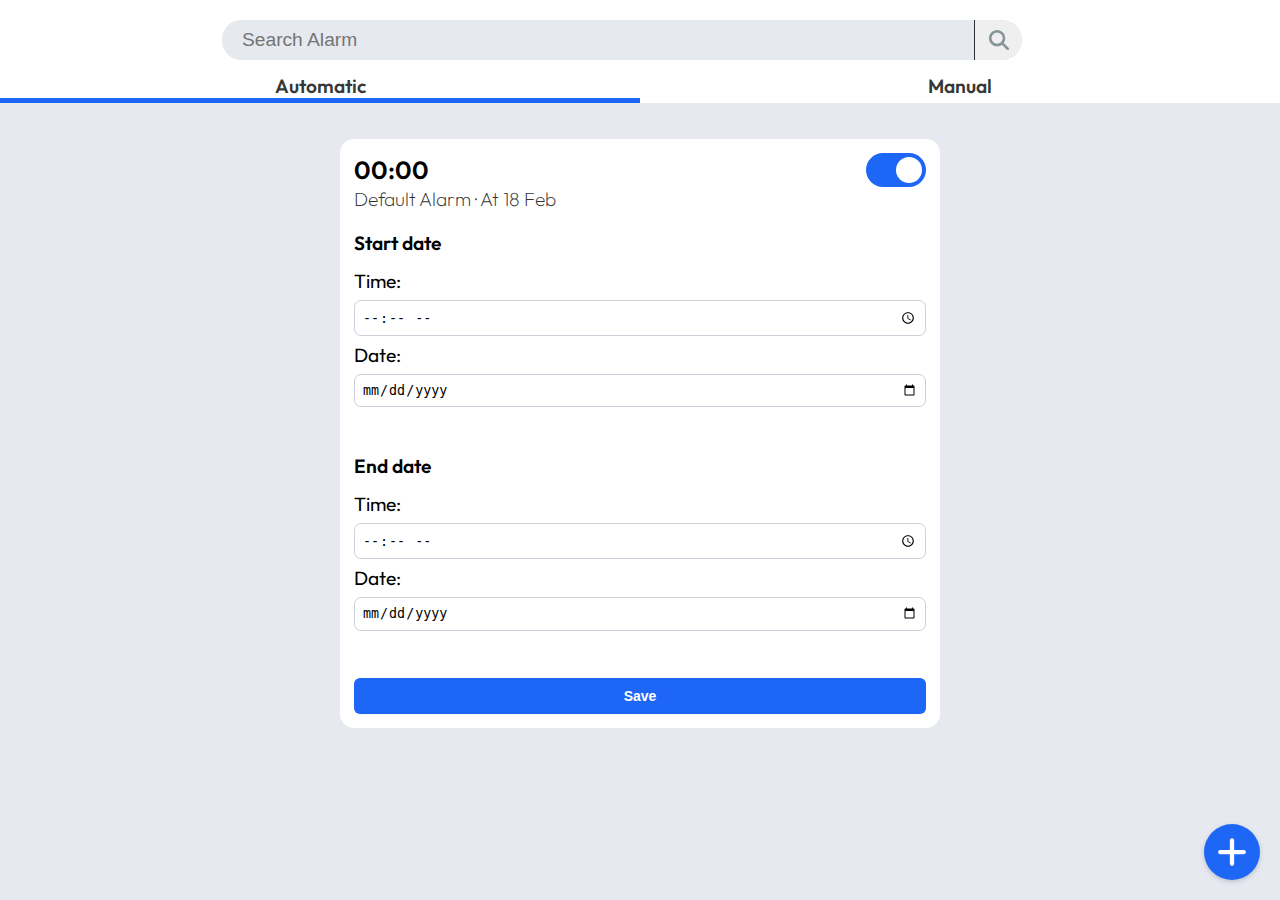
<file: index.html>
<!DOCTYPE html>
<html lang="en">

<head>
    <meta charset="UTF-8" />
    <meta http-equiv="X-UA-Compatible" content="IE=edge" />
    <meta name="viewport" content="width=device-width, initial-scale=1.0" />
    <title>Document</title>

    <link rel="stylesheet" href="variables.css">
    <link rel="stylesheet" href="widgets.css" />
    <link rel="stylesheet" href="style.css" />

</head>

<body>
    <header>
        <div class="nav-container">
            <form id="searchbar">
                <input type="text" class="search" placeholder="Search Alarm">
                <button class="search-button">
                    <img src="assets/search.svg" class="search-icon">
                </button>
            </form>
        </div>
        <nav class="nav">
            <a class="nav-btn outfit-bold underbar" href="">Automatic</a>
            <a class="nav-btn outfit-bold" href="">Manual</a>
        </nav>
    </header>
    <main>
        <div class="items-container">
            <div class="item" onclick="showEditLayout()">
                <div>
                    <div class="head">
                        <span class="start-time outfit-bold">00:00</span>
                        <label class="switch">
                            <input type="checkbox" checked />
                            <span class="slider round"></span>
                        </label>
                    </div>
                    <div class="desc">
                        <span class="details outfit-normal">Default Alarm · At 18 Feb</span>
                    </div>
                </div>

                <div class="edit-layout">
                    <form id="edit-layout-form">
                        <div class="form-section">
                            <p class="form-section-header">Start date</p>
                            <div>
                                <label for="edit-time">Time:</label> <br>
                                <input type="time" id="start-edit-time" /><br>

                                <label for="edit-date">Date:</label><br>
                                <input type="date" id="start-edit-date" /><br>
                            </div>
                        </div>
                        <div class="form-section">
                            <p class="form-section-header">End date</p>
                            <div>
                                <label for="edit-time">Time:</label> <br>
                                <input type="time" id="end-edit-time" /><br>

                                <label for="edit-date">Date:</label><br>
                                <input type="date" id="end-edit-date" /><br>
                            </div>
                        </div>
                        <button class="save-button">Save</button>
                    </form>
                </div>
            </div>

        </div>

        <button class="fab" aria-label="Add"><img src="assets/plus.svg" /></button>
    </main>

</body>

</html>
</file>
<file: variables.css>
@import url('https://fonts.googleapis.com/css2?family=Outfit:wght@100..900&display=swap');

* {
  box-sizing: border-box;
}

:root {
    /* Colors */
    --primary-color: #1e66f5;
    --primary-hover: #0056b3;
    --background-color: #e6e9ef;
    --white: #ffffff;
    --border-color: #ccd0da;
    --text-muted: rgba(0, 0, 0, 0.8);
    --shadow-color: #bcc0cc;
  
    /* Spacing */
    --spacing-xs: 4px;
    --spacing-sm: 7px;
    --spacing-md: 14px;
    --spacing-lg: 20px;
    --spacing-xl: 36px;
    --spacing-xxl: 40px;
  
    /* Border radius */
    --radius-sm: 7px;
    --radius-md: 14px;
    --radius-lg: 50px;
    --radius-full: 50%;
  
    /* Font sizes */
    --text-xs: 16px
    --text-sm: 16px
    --text-lg: 24px;
    --text-xl: 34px;
  }
</file>
<file: widgets.css>
/* Toggle Switch */
.switch {
  position: relative;
  display: inline-block;
  width: 60px;
  height: 34px;
}

.switch input {
  opacity: 0;
  width: 0;
  height: 0;
}

.slider {
  position: absolute;
  cursor: pointer;
  inset: 0;
  background-color: var(--border-color);
  transition: 0.4s;
}

.slider:before {
  position: absolute;
  content: "";
  height: 26px;
  width: 26px;
  left: 4px;
  bottom: 4px;
  background-color: var(--white);
  transition: 0.4s;
}

input:checked + .slider {
  background-color: var(--primary-color);
}

input:focus + .slider {
  box-shadow: 0 0 1px var(--primary-color);
}

input:checked + .slider:before {
  transform: translateX(26px);
}

.slider.round {
  border-radius: 34px;
}

.slider.round:before {
  border-radius: var(--radius-full);
}

/* Floating Action Button */
.fab {
  position: fixed;
  bottom: var(--spacing-lg);
  right: var(--spacing-lg);
  width: 56px;
  height: 56px;
  background-color: var(--primary-color);
  color: var(--white);
  border: none;
  border-radius: var(--radius-full);
  box-shadow: 0 2px 5px var(--shadow-color);
  font-size: var(--text-lg);
  display: flex;
  align-items: center;
  justify-content: center;
  cursor: pointer;
  transition: all 0.3s ease;
}

.fab img {
  width: 30px;
}

.fab:hover {
  background-color: var(--primary-hover);
  box-shadow: 0 4px 8px var(--shadow-color);
  transform: translateY(-2px);
}

.fab:active {
  box-shadow: 0 2px 5px var(--shadow-color) inset;
  transform: translateY(0);
}
</file>
<file: style.css>
/* Base styles */
body {
  background-color: var(--background-color);
  margin: 0;
  padding: 0;
  font-size: larger;
  font-family: "Outfit", sans-serif;
}

/* Layout */
.items-container {
  display: flex;
  flex-direction: column;
  align-items: center;
  width: 100%;
  padding: var(--spacing-xl) var(--spacing-lg);
  padding-bottom: 80px;
  box-sizing: border-box;
}

.item {
  background-color: var(--white);
  padding: var(--spacing-md);
  border-radius: var(--radius-md);
  max-width: 600px;
  width: 100%;
  transition: transform 0.2s ease, box-shadow 0.2s ease;
}

.item:not(:last-child) {
  margin-bottom: var(--spacing-xl);
}

/* Typography */
.start-time {
  font-size: var(--text-xl);
  flex: 1;
  padding: 0;
}

.outfit-bold {
  font-weight: 800;
}

.outfit-normal {
  font-weight: 200;
}

.details {
  opacity: 0.8;
}

/* Layout components */
.head {
  display: flex;
  justify-content: space-between;
  align-items: center;
}

.edit-layout {
  margin-top: var(--spacing-lg);
}

/* Form elements */

input {
  border: 1px solid var(--border-color);
  border-radius: var(--radius-sm);
  padding: var(--spacing-sm);
  width: 100%;
  margin: var(--spacing-sm) 0;
  transition: border-color 0.2s ease;
}

input:focus {
  outline: none;
  border-color: var(--primary-color);
}

.form-section {
  margin-bottom: var(--spacing-xxl);
}

.form-section-header {
  margin-bottom: var(--spacing-md);
  font-weight: 600;
}

.save-button {
  width: 100%;
  text-align: center;
  border-radius: 6px;
  padding: 10px 12px;
  font-size: 14px;
  font-weight: 600;
  color: var(--white);
  background-color: var(--primary-color);
  border: none;
  box-shadow: 0 1px 2px rgba(0, 0, 0, 0.05);
  transition: background-color 0.2s ease;
  cursor: pointer;
}

.save-button:hover {
  background-color: var(--primary-hover);
}

.save-button:focus-visible {
  outline: 2px solid var(--primary-color);
  outline-offset: 2px;
}

/* nav section */

header {
  background-color: var(--white);
}

.nav-container {
  padding: var(--spacing-lg) var(--spacing-sm) var(--spacing-sm)
    var(--spacing-sm);
  display: flex;
  justify-content: center;
  margin-bottom: var(--spacing-sm);
}

.outfit-bold {
  font-family: "Outfit", serif;
  font-optical-sizing: auto;
  font-weight: 600;
  font-style: normal;
  font-size: 25px;
}

.search {
  background-color: var(--background-color);
  border: 0;
  outline: none;
  padding: 6px 20px;
  height: 100%;
  width: 100%;
  border-radius: var(--radius-lg);
  font-size: var(--text-xs);
}

#searchbar {
  margin-right: var(--spacing-xl);
  border-radius: var(--radius-lg);
  width: 100%;
  max-width: 800px;
  background-color: var(--background-color);
  height: 40px;
  display: flex;
  justify-content: left;
  align-items: center;
}

.search-button {
  height: 100%;
  border: none;
  border-radius: 0 var(--radius-full) var(--radius-full) 0;
  display: flex;
  align-items: center;
  justify-content: center;
  width: 50px;
  border-left: 1px solid var(--text-muted);
  cursor: pointer;
}

.search-icon {
  color: var(--text-muted);
  width: 20px;
}

.nav {
  display: flex;
}

.nav-btn {
  width: 50%;
  text-align: center;
  text-decoration: none;
  color: var(--text-muted);
  font-size: var(--text-sm);
  transition: transform ease 0.1s;
}

.underbar {
  border-bottom: 5px solid var(--primary-color);
}
</file>
